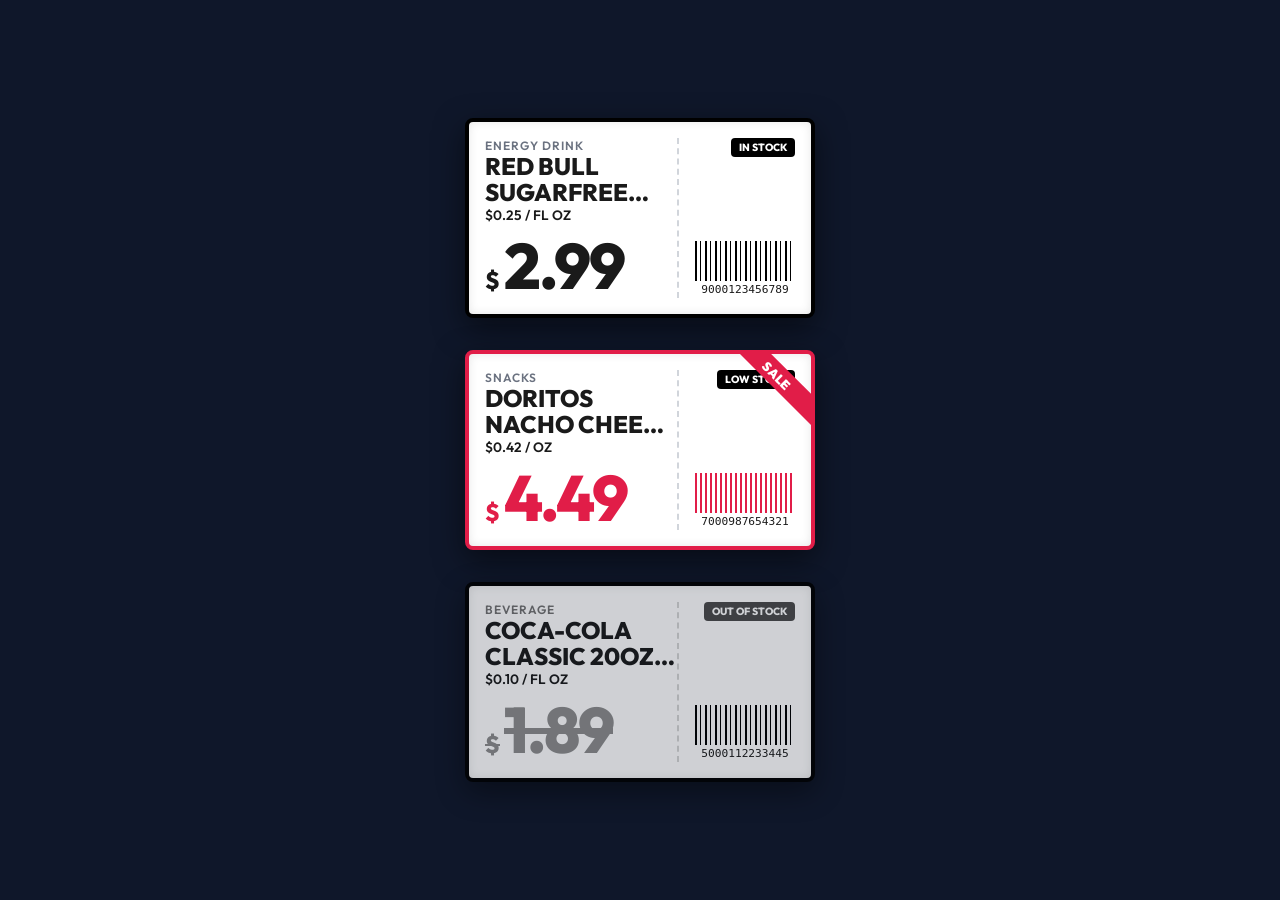
<file: digital_tag.html>
<!DOCTYPE html>
<html lang="en">
<head>
  <meta charset="UTF-8">
  <meta name="viewport" content="width=device-width, initial-scale=1.0">
  <title>Electronic Shelf Labels - Digital Price Tags</title>
  <link rel="stylesheet" href="digital_tag.css">
  <link href="https://fonts.googleapis.com/css2?family=Outfit:wght@300;400;600;800&display=swap" rel="stylesheet">
</head>
<body>

  <div class="price-tag-container">
    
    <!-- Standard Tag -->
    <div class="digital-tag">
      <div class="tag-left">
        <div class="product-category">Energy Drink</div>
        <h2 class="product-name">Red Bull Sugarfree 12oz</h2>
        <div class="unit-price">$0.25 / FL OZ</div>
        <div class="price-block">
          <span class="price-currency">$</span>
          <span class="price-value">2.99</span>
        </div>
      </div>
      <div class="tag-right">
        <div class="stock-status">IN STOCK</div>
        <div class="qr-code-sim"></div>
        <div class="tag-barcode-container">
          <div class="barcode-sim"></div>
          <div class="barcode-text">9000123456789</div>
        </div>
      </div>
    </div>

    <!-- Sale Tag -->
    <div class="digital-tag sale">
      <div class="sale-badge">SALE</div>
      <div class="tag-left">
        <div class="product-category">Snacks</div>
        <h2 class="product-name">Doritos Nacho Cheese XL Bag</h2>
        <div class="unit-price">$0.42 / OZ</div>
        <div class="price-block">
          <span class="price-currency">$</span>
          <span class="price-value">4.49</span>
        </div>
      </div>
      <div class="tag-right">
        <div class="stock-status">LOW STOCK</div>
        <div class="qr-code-sim"></div>
        <div class="tag-barcode-container">
          <div class="barcode-sim" style="background: repeating-linear-gradient(90deg, #e11d48, #e11d48 2px, #fff 2px, #fff 5px);"></div>
          <div class="barcode-text">7000987654321</div>
        </div>
      </div>
    </div>

    <!-- Out of Stock Tag -->
    <div class="digital-tag" style="opacity: 0.8; filter: grayscale(1);">
      <div class="tag-left">
        <div class="product-category">Beverage</div>
        <h2 class="product-name">Coca-Cola Classic 20oz Bottle</h2>
        <div class="unit-price">$0.10 / FL OZ</div>
        <div class="price-block" style="text-decoration: line-through; opacity: 0.5;">
          <span class="price-currency">$</span>
          <span class="price-value">1.89</span>
        </div>
      </div>
      <div class="tag-right">
        <div class="stock-status" style="background: #e11d48;">OUT OF STOCK</div>
        <div class="qr-code-sim"></div>
        <div class="tag-barcode-container">
          <div class="barcode-sim"></div>
          <div class="barcode-text">5000112233445</div>
        </div>
      </div>
    </div>

  </div>

</body>
</html>
</file>
<file: digital_tag.css>
:root {
  --tag-bg: #ffffff;
  --tag-text: #1a1a1a;
  --tag-accent: #e11d48; /* Red for sales/highlights */
  --tag-border: #d1d5db;
  --tag-muted: #6b7280;
  --eink-texture: #f3f4f6;
}

body {
  background: #0f172a;
  display: flex;
  justify-content: center;
  align-items: center;
  min-height: 100vh;
  margin: 0;
  font-family: 'Outfit', sans-serif;
}

.price-tag-container {
  display: flex;
  flex-direction: column;
  gap: 2rem;
  padding: 2rem;
}

/* Digital Price Tag Aesthetic */
.digital-tag {
  width: 350px;
  height: 200px;
  background-color: var(--tag-bg);
  border: 4px solid #000;
  border-radius: 8px;
  position: relative;
  overflow: hidden;
  box-shadow: 0 10px 30px rgba(0,0,0,0.5), inset 0 0 10px rgba(0,0,0,0.1);
  display: flex;
  padding: 1rem;
  box-sizing: border-box;
  color: var(--tag-text);
  user-select: none;
  transition: transform 0.3s cubic-bezier(0.34, 1.56, 0.64, 1);
}

.digital-tag:hover {
  transform: scale(1.05);
}

/* Texture overlay for E-Ink feel */
.digital-tag::after {
  content: "";
  position: absolute;
  top: 0; left: 0; right: 0; bottom: 0;
  background-image: url("https://www.transparenttextures.com/patterns/p6.png");
  opacity: 0.1;
  pointer-events: none;
}

.tag-left {
  flex: 1;
  display: flex;
  flex-direction: column;
  justify-content: space-between;
}

.tag-right {
  width: 100px;
  display: flex;
  flex-direction: column;
  align-items: flex-end;
  justify-content: space-between;
  border-left: 2px dashed var(--tag-border);
  padding-left: 1rem;
}

.product-name {
  font-size: 1.5rem;
  font-weight: 800;
  line-height: 1.1;
  margin: 0;
  text-transform: uppercase;
  max-height: 3.3rem;
  overflow: hidden;
  display: -webkit-box;
  -webkit-line-clamp: 2;
  -webkit-box-orient: vertical;
}

.product-category {
  font-size: 0.75rem;
  font-weight: 600;
  color: var(--tag-muted);
  text-transform: uppercase;
  letter-spacing: 1px;
}

.unit-price {
  font-size: 0.85rem;
  font-weight: 600;
  color: var(--tag-text);
}

.price-block {
  display: flex;
  align-items: baseline;
  gap: 0.25rem;
  margin-top: auto;
}

.price-currency {
  font-size: 1.5rem;
  font-weight: 800;
}

.price-value {
  font-size: 4rem;
  font-weight: 800;
  letter-spacing: -2px;
  line-height: 1;
}

.tag-barcode-container {
  width: 100%;
  height: 60px;
  background: #fff;
  display: flex;
  flex-direction: column;
  align-items: center;
  justify-content: center;
}

.barcode-sim {
  width: 100%;
  height: 40px;
  background: repeating-linear-gradient(
    90deg,
    #000,
    #000 2px,
    #fff 2px,
    #fff 5px,
    #000 5px,
    #000 6px,
    #fff 6px,
    #fff 10px
  );
}

.barcode-text {
  font-family: monospace;
  font-size: 0.7rem;
  margin-top: 2px;
}

.qr-code-sim {
  width: 60px;
  height: 60px;
  background: #000;
  mask-image: url("https://upload.wikimedia.org/wikipedia/commons/d/d0/QR_code_for_mobile_English_Wikipedia.svg");
  mask-size: contain;
  -webkit-mask-image: url("https://upload.wikimedia.org/wikipedia/commons/d/d0/QR_code_for_mobile_English_Wikipedia.svg");
  -webkit-mask-size: contain;
}

.stock-status {
  background: #000;
  color: #fff;
  font-size: 0.65rem;
  font-weight: 800;
  padding: 0.2rem 0.5rem;
  border-radius: 4px;
}

/* Sale variation */
.digital-tag.sale {
  border-color: var(--tag-accent);
}

.digital-tag.sale .price-value, 
.digital-tag.sale .price-currency {
  color: var(--tag-accent);
}

.sale-badge {
  position: absolute;
  top: 10px;
  right: -30px;
  background: var(--tag-accent);
  color: #fff;
  padding: 0.2rem 3rem;
  font-weight: 900;
  font-size: 0.8rem;
  transform: rotate(45deg);
}
</file>
